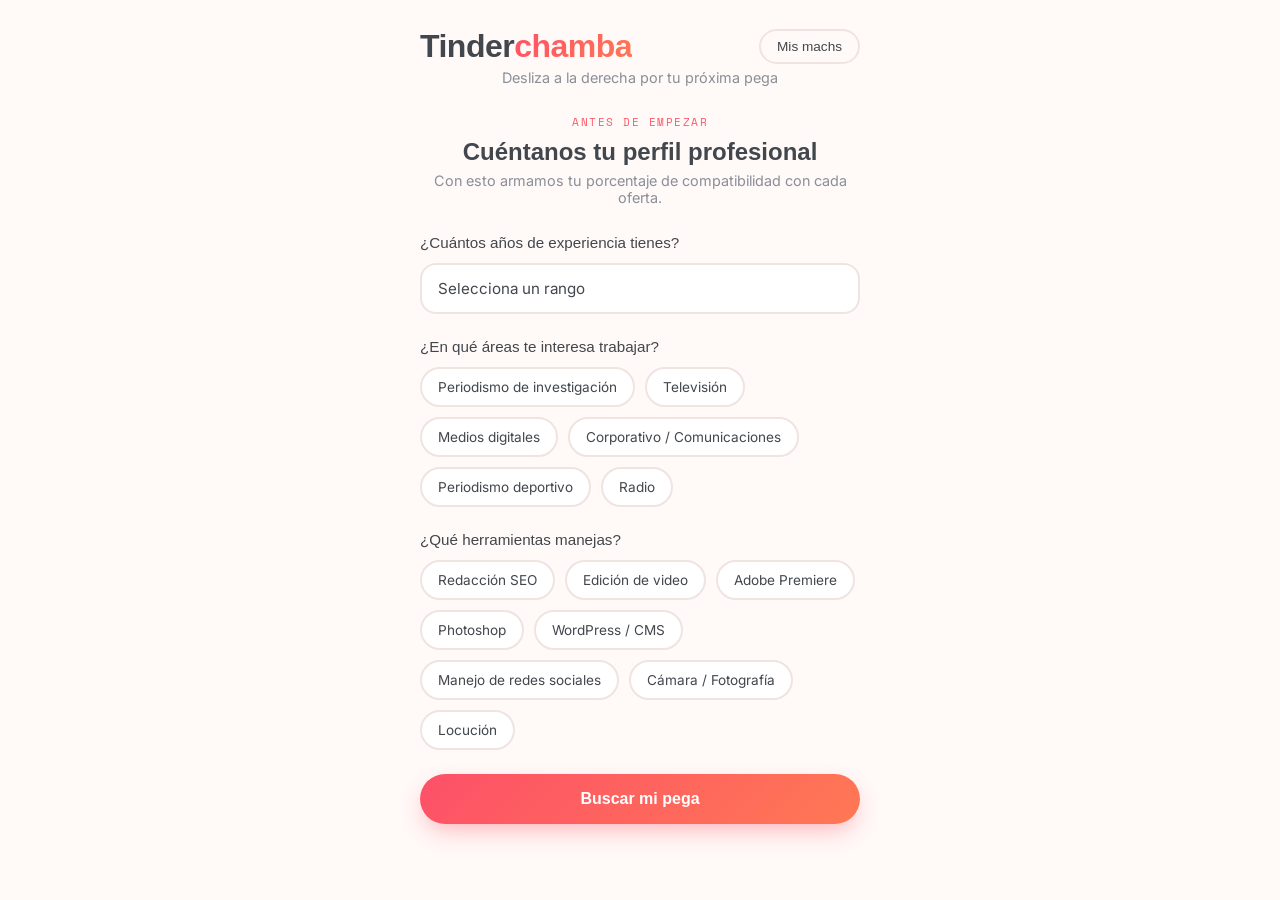
<file: index.html>
<!DOCTYPE html>
<html lang="es">
<head>
  <meta charset="UTF-8">
  <meta name="viewport" content="width=device-width, initial-scale=1.0">
  <title>Tinderchamba — Encuentra tu próxima pega periodística</title>
  <meta name="description" content="Desliza y encuentra ofertas de trabajo para periodistas en la Región Metropolitana.">

  <!-- Tipografías: display condensada (estilo titular de diario) + sans para lectura + mono para datos -->
  <link rel="preconnect" href="https://fonts.googleapis.com">
  <link rel="preconnect" href="https://fonts.gstatic.com" crossorigin>
  <link href="https://fonts.googleapis.com/css2?family=Barlow+Condensed:wght@600;700;800&family=Inter:wght@400;500;600;700&family=Space+Mono:wght@400;700&display=swap" rel="stylesheet">

  <link rel="stylesheet" href="styles.css">
</head>
<body>

  <!-- ======================================================= -->
  <!-- HEADER: logo + tagline, visible en ambas vistas          -->
  <!-- ======================================================= -->
  <header class="app-header">
    <div class="header-row">
      <div class="logo">
        <span class="logo-mark">Tinder<span class="logo-mark-accent">chamba</span></span>
      </div>
      <!-- Enlace a la página de historial de matches (localStorage) -->
      <a href="machs.html" class="nav-link nav-link--machs">
        Mis machs
      </a>
    </div>
    <p class="tagline">Desliza a la derecha por tu próxima pega</p>
  </header>

  <main id="app">

    <!-- ======================================================= -->
    <!-- VISTA 1: FORMULARIO DE PERFIL                            -->
    <!-- Se muestra al entrar. Al enviar, se calcula el match     -->
    <!-- y se pasa a la vista de swipe (#swipe-view).             -->
    <!-- ======================================================= -->
    <section id="form-view" class="view view--active">
      <form id="profile-form" novalidate>

        <div class="form-intro">
          <span class="eyebrow">Antes de empezar</span>
          <h1>Cuéntanos tu perfil profesional</h1>
          <p>Con esto armamos tu porcentaje de compatibilidad con cada oferta.</p>
        </div>

        <!-- Años de experiencia -->
        <fieldset class="form-group">
          <legend>¿Cuántos años de experiencia tienes?</legend>
          <select id="experiencia" name="experiencia" required>
            <option value="" disabled selected>Selecciona un rango</option>
            <option value="0">Recién egresado / Practicante</option>
            <option value="1">1 año</option>
            <option value="2">2 años</option>
            <option value="3">3 años</option>
            <option value="5">5 años</option>
            <option value="8">8 años o más</option>
            <option value="12">12 años o más</option>
          </select>
        </fieldset>

        <!-- Áreas de interés -->
        <fieldset class="form-group">
          <legend>¿En qué áreas te interesa trabajar?</legend>
          <div class="checkbox-grid" id="areas-grid">
            <label class="checkbox-chip">
              <input type="checkbox" name="areas" value="investigacion">
              <span>Periodismo de investigación</span>
            </label>
            <label class="checkbox-chip">
              <input type="checkbox" name="areas" value="television">
              <span>Televisión</span>
            </label>
            <label class="checkbox-chip">
              <input type="checkbox" name="areas" value="digital">
              <span>Medios digitales</span>
            </label>
            <label class="checkbox-chip">
              <input type="checkbox" name="areas" value="corporativo">
              <span>Corporativo / Comunicaciones</span>
            </label>
            <label class="checkbox-chip">
              <input type="checkbox" name="areas" value="deportivo">
              <span>Periodismo deportivo</span>
            </label>
            <label class="checkbox-chip">
              <input type="checkbox" name="areas" value="radio">
              <span>Radio</span>
            </label>
          </div>
        </fieldset>

        <!-- Herramientas que maneja -->
        <fieldset class="form-group">
          <legend>¿Qué herramientas manejas?</legend>
          <div class="checkbox-grid" id="herramientas-grid">
            <label class="checkbox-chip">
              <input type="checkbox" name="herramientas" value="redaccion-seo">
              <span>Redacción SEO</span>
            </label>
            <label class="checkbox-chip">
              <input type="checkbox" name="herramientas" value="edicion-video">
              <span>Edición de video</span>
            </label>
            <label class="checkbox-chip">
              <input type="checkbox" name="herramientas" value="adobe-premiere">
              <span>Adobe Premiere</span>
            </label>
            <label class="checkbox-chip">
              <input type="checkbox" name="herramientas" value="photoshop">
              <span>Photoshop</span>
            </label>
            <label class="checkbox-chip">
              <input type="checkbox" name="herramientas" value="wordpress">
              <span>WordPress / CMS</span>
            </label>
            <label class="checkbox-chip">
              <input type="checkbox" name="herramientas" value="redes-sociales">
              <span>Manejo de redes sociales</span>
            </label>
            <label class="checkbox-chip">
              <input type="checkbox" name="herramientas" value="camara">
              <span>Cámara / Fotografía</span>
            </label>
            <label class="checkbox-chip">
              <input type="checkbox" name="herramientas" value="locucion">
              <span>Locución</span>
            </label>
          </div>
        </fieldset>

        <button type="submit" class="btn btn--primary btn--full">
          Buscar mi pega
        </button>
      </form>
    </section>

    <!-- ======================================================= -->
    <!-- VISTA 2: SWIPE DE TARJETAS                               -->
    <!-- Oculta al inicio. app.js la activa tras enviar el form.  -->
    <!-- ======================================================= -->
    <section id="swipe-view" class="view">

      <div class="swipe-meta">
        <span id="cards-remaining">0 ofertas</span>
      </div>

      <!-- Contenedor donde app.js inyecta las tarjetas dinámicamente -->
      <div id="card-stack" class="card-stack" aria-live="polite">
        <!-- Las tarjetas .job-card se generan por JS a partir de jobs.js -->
      </div>

      <!-- Pantalla de "no quedan más ofertas", oculta hasta que se vacíe el stack -->
      <div id="empty-state" class="empty-state" hidden>
        <span class="empty-state-stamp">Sin pega</span>
        <h2>Revisaste todas las ofertas</h2>
        <p>Vuelve a intentarlo más tarde o ajusta tu perfil para ver otras opciones.</p>
        <button id="btn-restart" class="btn btn--secondary">Editar mi perfil</button>
      </div>

      <!-- Controles de swipe -->
      <div class="swipe-controls">
        <button id="btn-reject" class="swipe-btn swipe-btn--reject" aria-label="Rechazar oferta">
          ✕
        </button>
        <button id="btn-like" class="swipe-btn swipe-btn--like" aria-label="Aplicar a la oferta">
          ♥
        </button>
      </div>
    </section>

  </main>

  <!-- jobs.js: base de datos local de ofertas laborales -->
  <script src="jobs.js"></script>
  <!-- app.js: formulario, algoritmo de match y lógica de swipe (próxima entrega) -->
  <script src="app.js"></script>
</body>
</html>
</file>
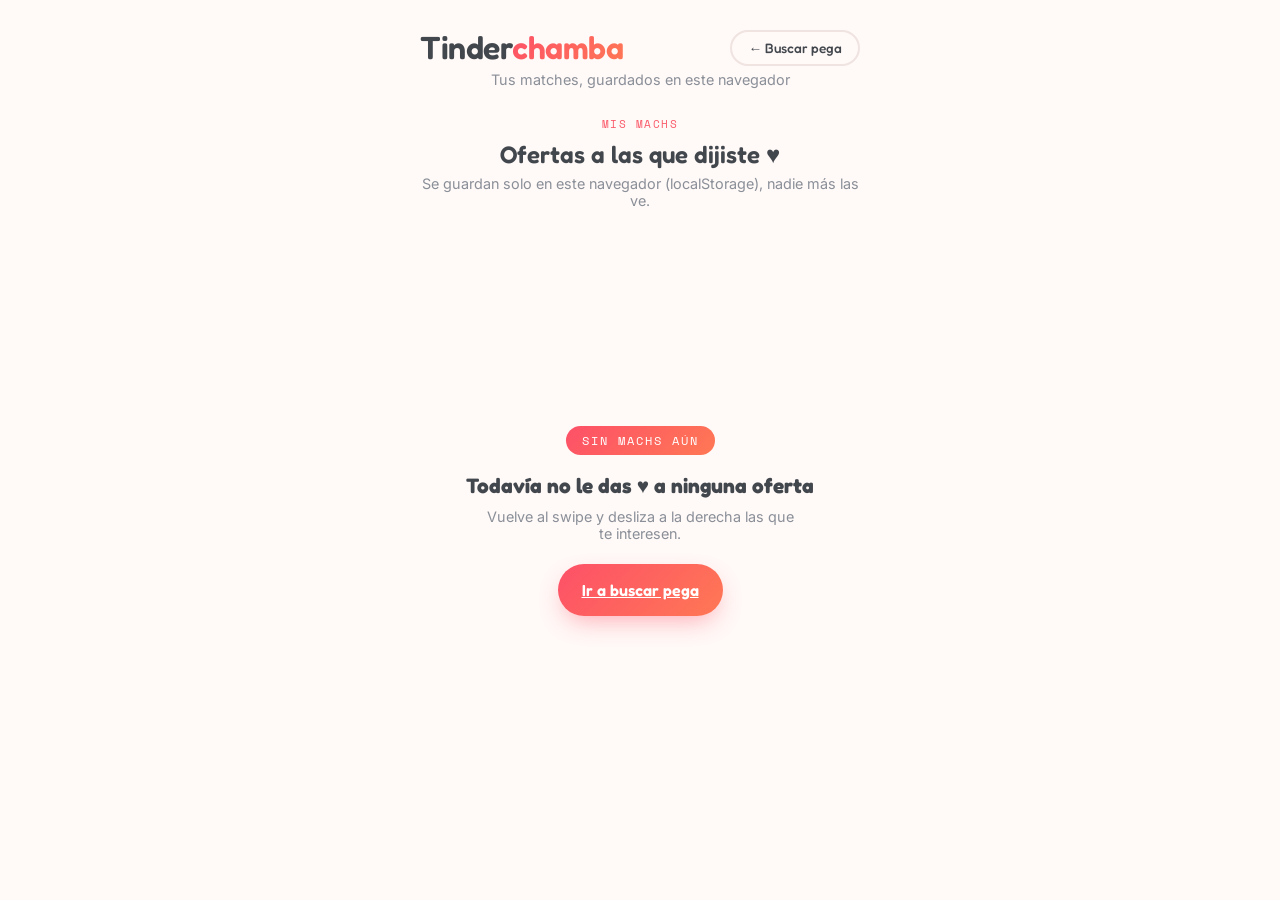
<file: machs.html>
<!DOCTYPE html>
<html lang="es">
<head>
  <meta charset="UTF-8">
  <meta name="viewport" content="width=device-width, initial-scale=1.0">
  <title>Mis machs — Tinderchamba</title>
  <meta name="description" content="Historial de ofertas laborales a las que diste match en Tinderchamba.">

  <link rel="preconnect" href="https://fonts.googleapis.com">
  <link rel="preconnect" href="https://fonts.gstatic.com" crossorigin>
  <link href="https://fonts.googleapis.com/css2?family=Fredoka:wght@500;600&family=Inter:wght@400;500;600;700&family=Space+Mono:wght@400;700&display=swap" rel="stylesheet">

  <link rel="stylesheet" href="styles.css">
</head>
<body>

  <!-- ======================================================= -->
  <!-- HEADER: logo + link de vuelta al swipe                   -->
  <!-- ======================================================= -->
  <header class="app-header">
    <div class="header-row">
      <div class="logo">
        <span class="logo-mark">Tinder<span class="logo-mark-accent">chamba</span></span>
      </div>
      <a href="index.html" class="nav-link nav-link--machs">
        ← Buscar pega
      </a>
    </div>
    <p class="tagline">Tus matches, guardados en este navegador</p>
  </header>

  <main id="machs-app">

    <div class="form-intro">
      <span class="eyebrow">Mis machs</span>
      <h1>Ofertas a las que dijiste ♥</h1>
      <p>Se guardan solo en este navegador (localStorage), nadie más las ve.</p>
    </div>

    <!-- Contenedor donde machs.js inyecta la lista de matches guardados -->
    <div id="matches-list" class="matches-list" aria-live="polite">
      <!-- Las tarjetas .match-card se generan por JS a partir de localStorage -->
    </div>

    <!-- Estado vacío: se muestra si no hay matches guardados todavía -->
    <div id="matches-empty" class="empty-state" hidden>
      <span class="empty-state-stamp">Sin machs aún</span>
      <h2>Todavía no le das ♥ a ninguna oferta</h2>
      <p>Vuelve al swipe y desliza a la derecha las que te interesen.</p>
      <a href="index.html" class="btn btn--primary">Ir a buscar pega</a>
    </div>

  </main>

  <!-- machs.js: lee localStorage y renderiza el historial -->
  <script src="machs.js"></script>
</body>
</html>
</file>
<file: styles.css>
/* ==========================================================================
   TINDERCHAMBA — styles.css
   Dirección de diseño: fiel al lenguaje visual de Tinder (degradado flama
   rosa-naranja, tarjetas blancas muy redondeadas, botones circulares
   flotantes) con un guiño periodístico solo en el logo y en las etiquetas
   de categoría de medio.
   ========================================================================== */

/* --------------------------------------------------------------------------
   1. TOKENS: paleta, tipografía, espaciado, sombras
   -------------------------------------------------------------------------- */
:root {
  /* Degradado firma "flama" — de rosa a naranja, como el ícono de Tinder */
  --gradient-flame: linear-gradient(135deg, #FD5068 0%, #FF7854 100%);

  /* Paleta base */
  --color-bg: #FFF9F7;
  --color-card: #FFFFFF;
  --color-text: #42474D;
  --color-text-muted: #8A8F98;
  --color-border: #F0E4E1;

  /* Acciones de swipe (mismos colores que usa Tinder en sus íconos) */
  --color-reject: #FA5B6B;
  --color-like: #4CCC93;

  /* Categorías de medio (banda superior de la tarjeta) */
  --color-tv: #6C5CE7;
  --color-digital: #00B4D8;
  --color-radio: #F7B733;
  --color-corporativo: #576574;
  --color-deportivo: #4CCC93;
  --color-agencia: #FD5068;

  /* Tipografía */
  --font-display: 'Fredoka', sans-serif;
  --font-body: 'Inter', sans-serif;
  --font-mono: 'Space Mono', monospace;

  /* Espaciado y forma */
  --radius-card: 24px;
  --radius-chip: 999px;
  --shadow-card: 0 20px 40px -12px rgba(253, 80, 104, 0.25);
  --shadow-btn: 0 8px 20px rgba(66, 71, 77, 0.15);
}

/* --------------------------------------------------------------------------
   2. RESET Y BASE
   -------------------------------------------------------------------------- */
* {
  box-sizing: border-box;
  margin: 0;
  padding: 0;
}

body {
  font-family: var(--font-body);
  background: var(--color-bg);
  color: var(--color-text);
  min-height: 100vh;
  display: flex;
  flex-direction: column;
  align-items: center;
  -webkit-font-smoothing: antialiased;
}

button {
  font-family: inherit;
  border: none;
  cursor: pointer;
  background: none;
}

/* Foco visible para navegación por teclado */
button:focus-visible,
input:focus-visible,
select:focus-visible {
  outline: 3px solid #FF7854;
  outline-offset: 2px;
}

/* --------------------------------------------------------------------------
   3. HEADER — logo + tagline
   -------------------------------------------------------------------------- */
.app-header {
  width: 100%;
  max-width: 480px;
  text-align: center;
  padding: 28px 20px 12px;
}

/* Fila superior del header: logo a la izquierda, nav-link a la derecha */
.header-row {
  display: flex;
  align-items: center;
  justify-content: space-between;
  gap: 12px;
}

.nav-link {
  font-family: var(--font-display);
  font-size: 0.85rem;
  font-weight: 500;
  color: var(--color-text);
  text-decoration: none;
  padding: 8px 16px;
  border-radius: var(--radius-chip);
  border: 2px solid var(--color-border);
  transition: border-color 0.15s ease;
  white-space: nowrap;
}

.nav-link:hover {
  border-color: #FF7854;
}

.logo-mark {
  font-family: var(--font-display);
  font-size: 2rem;
  font-weight: 600;
  color: var(--color-text);
  letter-spacing: -0.5px;
}

/* "chamba" lleva el degradado flama, como acento de marca */
.logo-mark-accent {
  background: var(--gradient-flame);
  -webkit-background-clip: text;
  background-clip: text;
  color: transparent;
}

.tagline {
  color: var(--color-text-muted);
  font-size: 0.9rem;
  margin-top: 4px;
}

/* --------------------------------------------------------------------------
   4. LAYOUT DE VISTAS (form / swipe)
   -------------------------------------------------------------------------- */
#app {
  width: 100%;
  max-width: 480px;
  flex: 1;
  padding: 0 20px 32px;
}

.view {
  display: none;
}

.view--active {
  display: block;
}

/* --------------------------------------------------------------------------
   5. FORMULARIO DE PERFIL
   -------------------------------------------------------------------------- */
.form-intro {
  text-align: center;
  margin: 12px 0 28px;
}

.eyebrow {
  display: inline-block;
  font-family: var(--font-mono);
  font-size: 0.7rem;
  text-transform: uppercase;
  letter-spacing: 1.5px;
  color: var(--color-reject);
  margin-bottom: 8px;
}

.form-intro h1 {
  font-family: var(--font-display);
  font-size: 1.5rem;
  font-weight: 600;
  margin-bottom: 6px;
}

.form-intro p {
  color: var(--color-text-muted);
  font-size: 0.9rem;
}

.form-group {
  border: none;
  margin-bottom: 24px;
}

.form-group legend {
  font-family: var(--font-display);
  font-weight: 500;
  font-size: 0.95rem;
  margin-bottom: 12px;
}

#experiencia {
  width: 100%;
  padding: 14px 16px;
  border: 2px solid var(--color-border);
  border-radius: 16px;
  font-family: var(--font-body);
  font-size: 0.95rem;
  color: var(--color-text);
  background: var(--color-card);
  appearance: none;
}

#experiencia:focus {
  border-color: #FF7854;
}

/* Chips de checkbox: look "pill" redondeado, como los filtros de Tinder */
.checkbox-grid {
  display: flex;
  flex-wrap: wrap;
  gap: 10px;
}

.checkbox-chip {
  position: relative;
}

.checkbox-chip input {
  position: absolute;
  opacity: 0;
  width: 0;
  height: 0;
}

.checkbox-chip span {
  display: inline-block;
  padding: 10px 16px;
  border: 2px solid var(--color-border);
  border-radius: var(--radius-chip);
  font-size: 0.85rem;
  color: var(--color-text);
  background: var(--color-card);
  transition: all 0.15s ease;
}

.checkbox-chip input:checked + span {
  background: var(--gradient-flame);
  border-color: transparent;
  color: #FFFFFF;
  font-weight: 600;
}

.checkbox-chip:hover span {
  border-color: #FF7854;
}

/* --------------------------------------------------------------------------
   6. BOTONES GENERALES
   -------------------------------------------------------------------------- */
.btn {
  font-family: var(--font-display);
  font-weight: 600;
  font-size: 1rem;
  padding: 16px 24px;
  border-radius: var(--radius-chip);
  transition: transform 0.15s ease, box-shadow 0.15s ease;
}

.btn--full {
  width: 100%;
}

.btn--primary {
  background: var(--gradient-flame);
  color: #FFFFFF;
  box-shadow: 0 10px 24px -6px rgba(253, 80, 104, 0.45);
}

.btn--primary:hover {
  transform: translateY(-2px);
  box-shadow: 0 14px 28px -6px rgba(253, 80, 104, 0.55);
}

.btn--secondary {
  background: var(--color-card);
  color: var(--color-text);
  border: 2px solid var(--color-border);
}

.btn--secondary:hover {
  border-color: #FF7854;
}

/* --------------------------------------------------------------------------
   7. VISTA SWIPE — contador y stack de tarjetas
   -------------------------------------------------------------------------- */
.swipe-meta {
  text-align: center;
  margin: 12px 0 16px;
}

#cards-remaining {
  font-family: var(--font-mono);
  font-size: 0.8rem;
  color: var(--color-text-muted);
}

.card-stack {
  position: relative;
  width: 100%;
  height: 520px;
  margin: 0 auto;
}

/* --------------------------------------------------------------------------
   8. TARJETA DE OFERTA (.job-card)
   Estructura esperada (generada por app.js):
   .job-card
     .job-card__band        (banda superior de color según tipoMedio)
     .job-card__match        (badge de % de compatibilidad)
     .job-card__body
       .job-card__cargo
       .job-card__empresa
       .job-card__meta       (comuna · modalidad)
       .job-card__sueldo
       .job-card__requisitos (lista)
   -------------------------------------------------------------------------- */
.job-card {
  position: absolute;
  inset: 0;
  background: var(--color-card);
  border-radius: var(--radius-card);
  box-shadow: var(--shadow-card);
  overflow: hidden;
  display: flex;
  flex-direction: column;
  cursor: grab;
  user-select: none;
  transition: transform 0.3s ease, opacity 0.3s ease;
}

.job-card:active {
  cursor: grabbing;
}

/* Solo la tarjeta de arriba del stack se ve activa; el resto queda detrás,
   ligeramente escalada, como en el mazo de Tinder */
.job-card[data-stack-pos="1"] {
  transform: scale(0.96) translateY(10px);
  z-index: 1;
}

.job-card[data-stack-pos="2"] {
  transform: scale(0.92) translateY(20px);
  z-index: 0;
  opacity: 0.7;
}

/* Clases que app.js añade al soltar el swipe */
.job-card.swiping-right {
  transform: translateX(150%) rotate(20deg);
  opacity: 0;
}

.job-card.swiping-left {
  transform: translateX(-150%) rotate(-20deg);
  opacity: 0;
}

.job-card__band {
  height: 88px;
  display: flex;
  align-items: center;
  padding: 0 24px;
  position: relative;
}

/* Colores de banda por tipo de medio — se asignan vía clase modificadora
   que app.js calcula a partir de job.tipoMedio */
.job-card__band--tv { background: var(--color-tv); }
.job-card__band--digital { background: var(--color-digital); }
.job-card__band--radio { background: var(--color-radio); }
.job-card__band--corporativo { background: var(--color-corporativo); }
.job-card__band--deportivo { background: var(--color-deportivo); }
.job-card__band--agencia { background: var(--color-agencia); }

.job-card__tipo-medio {
  font-family: var(--font-mono);
  font-size: 0.7rem;
  text-transform: uppercase;
  letter-spacing: 1px;
  color: rgba(255, 255, 255, 0.9);
}

/* Badge circular de compatibilidad, sobre la banda, esquina superior derecha */
.job-card__match {
  position: absolute;
  top: 16px;
  right: 20px;
  background: #FFFFFF;
  border-radius: var(--radius-chip);
  padding: 6px 14px;
  font-family: var(--font-mono);
  font-weight: 700;
  font-size: 0.8rem;
  box-shadow: var(--shadow-btn);
}

.job-card__match--alto { color: var(--color-like); }
.job-card__match--medio { color: #F7B733; }
.job-card__match--bajo { color: var(--color-text-muted); }

.job-card__body {
  padding: 20px 24px;
  flex: 1;
  overflow-y: auto;
  display: flex;
  flex-direction: column;
  gap: 6px;
}

.job-card__cargo {
  font-family: var(--font-display);
  font-size: 1.3rem;
  font-weight: 600;
  color: var(--color-text);
}

.job-card__empresa {
  font-size: 0.95rem;
  font-weight: 600;
  color: #FF7854;
}

.job-card__meta {
  font-size: 0.8rem;
  color: var(--color-text-muted);
  margin-bottom: 8px;
}

.job-card__sueldo {
  font-family: var(--font-mono);
  font-size: 1rem;
  font-weight: 700;
  color: var(--color-text);
  margin-bottom: 12px;
}

.job-card__sueldo span {
  font-family: var(--font-body);
  font-weight: 400;
  font-size: 0.75rem;
  color: var(--color-text-muted);
}

.job-card__requisitos {
  list-style: none;
  display: flex;
  flex-direction: column;
  gap: 6px;
}

.job-card__requisitos li {
  font-size: 0.82rem;
  color: var(--color-text);
  padding-left: 18px;
  position: relative;
}

.job-card__requisitos li::before {
  content: "";
  position: absolute;
  left: 0;
  top: 7px;
  width: 6px;
  height: 6px;
  border-radius: 50%;
  background: var(--gradient-flame);
}

/* --------------------------------------------------------------------------
   9. BOTONES FLOTANTES DE SWIPE (X / ♥)
   -------------------------------------------------------------------------- */
.swipe-controls {
  display: flex;
  justify-content: center;
  align-items: center;
  gap: 28px;
  margin-top: 24px;
}

.swipe-btn {
  width: 64px;
  height: 64px;
  border-radius: 50%;
  background: var(--color-card);
  box-shadow: var(--shadow-btn);
  display: flex;
  align-items: center;
  justify-content: center;
  font-size: 1.6rem;
  line-height: 1;
  transition: transform 0.15s ease, box-shadow 0.15s ease;
}

.swipe-btn:hover {
  transform: translateY(-3px) scale(1.05);
}

.swipe-btn--reject {
  color: var(--color-reject);
}

.swipe-btn--like {
  color: var(--color-like);
  width: 72px;
  height: 72px;
  font-size: 1.9rem;
}

/* --------------------------------------------------------------------------
   10. EMPTY STATE — cuando no quedan ofertas
   -------------------------------------------------------------------------- */
.empty-state {
  height: 520px;
  display: flex;
  flex-direction: column;
  align-items: center;
  justify-content: center;
  text-align: center;
  gap: 10px;
  padding: 0 24px;
}

.empty-state-stamp {
  font-family: var(--font-mono);
  font-size: 0.75rem;
  text-transform: uppercase;
  letter-spacing: 2px;
  color: #FFFFFF;
  background: var(--gradient-flame);
  padding: 6px 16px;
  border-radius: var(--radius-chip);
  margin-bottom: 8px;
}

.empty-state h2 {
  font-family: var(--font-display);
  font-size: 1.3rem;
}

.empty-state p {
  color: var(--color-text-muted);
  font-size: 0.9rem;
  max-width: 320px;
}

.empty-state .btn {
  margin-top: 12px;
}

/* --------------------------------------------------------------------------
   11. TOAST DE "¡MATCH!" (app.js lo crea/destruye en el DOM)
   -------------------------------------------------------------------------- */
.match-toast {
  position: fixed;
  left: 50%;
  bottom: 32px;
  transform: translateX(-50%);
  background: var(--gradient-flame);
  color: #FFFFFF;
  font-family: var(--font-display);
  font-weight: 500;
  font-size: 0.85rem;
  padding: 12px 22px;
  border-radius: var(--radius-chip);
  box-shadow: 0 12px 28px -8px rgba(253, 80, 104, 0.5);
  z-index: 10;
  animation: toast-in-out 2.2s ease forwards;
  white-space: nowrap;
}

@keyframes toast-in-out {
  0%   { opacity: 0; transform: translateX(-50%) translateY(12px); }
  15%  { opacity: 1; transform: translateX(-50%) translateY(0); }
  85%  { opacity: 1; transform: translateX(-50%) translateY(0); }
  100% { opacity: 0; transform: translateX(-50%) translateY(12px); }
}

/* --------------------------------------------------------------------------
   12. PÁGINA MACHS.HTML — lista de tarjetas guardadas
   -------------------------------------------------------------------------- */
.matches-list {
  display: flex;
  flex-direction: column;
  gap: 20px;
  padding-bottom: 24px;
}

.match-card {
  background: var(--color-card);
  border-radius: var(--radius-card);
  box-shadow: var(--shadow-card);
  overflow: hidden;
}

.match-card__band {
  padding: 14px 24px;
  display: flex;
  align-items: center;
  justify-content: space-between;
}

.match-card__fecha {
  font-family: var(--font-mono);
  font-size: 0.7rem;
  color: rgba(255, 255, 255, 0.9);
}

.match-card__body {
  padding: 20px 24px;
  display: flex;
  flex-direction: column;
  gap: 6px;
}

.match-card__actions {
  margin-top: 14px;
  display: flex;
  flex-direction: column;
  gap: 10px;
}

.btn-remove-match {
  align-self: center;
  font-family: var(--font-body);
  font-size: 0.8rem;
  color: var(--color-text-muted);
  text-decoration: underline;
  padding: 4px;
}

.btn-remove-match:hover {
  color: var(--color-reject);
}

/* La vista de matches no usa el sistema de #app / .view, así que el
   contenedor principal de machs.html se estiliza directo */
#machs-app {
  width: 100%;
  max-width: 480px;
  margin: 0 auto;
  padding: 0 20px 32px;
}

/* --------------------------------------------------------------------------
   13. RESPONSIVE
   -------------------------------------------------------------------------- */
@media (max-width: 380px) {
  .card-stack,
  .empty-state {
    height: 460px;
  }

  .job-card__cargo {
    font-size: 1.15rem;
  }
}

/* Respeta la preferencia de reducir movimiento */
@media (prefers-reduced-motion: reduce) {
  .job-card,
  .btn,
  .swipe-btn {
    transition: none;
  }
}
</file>
